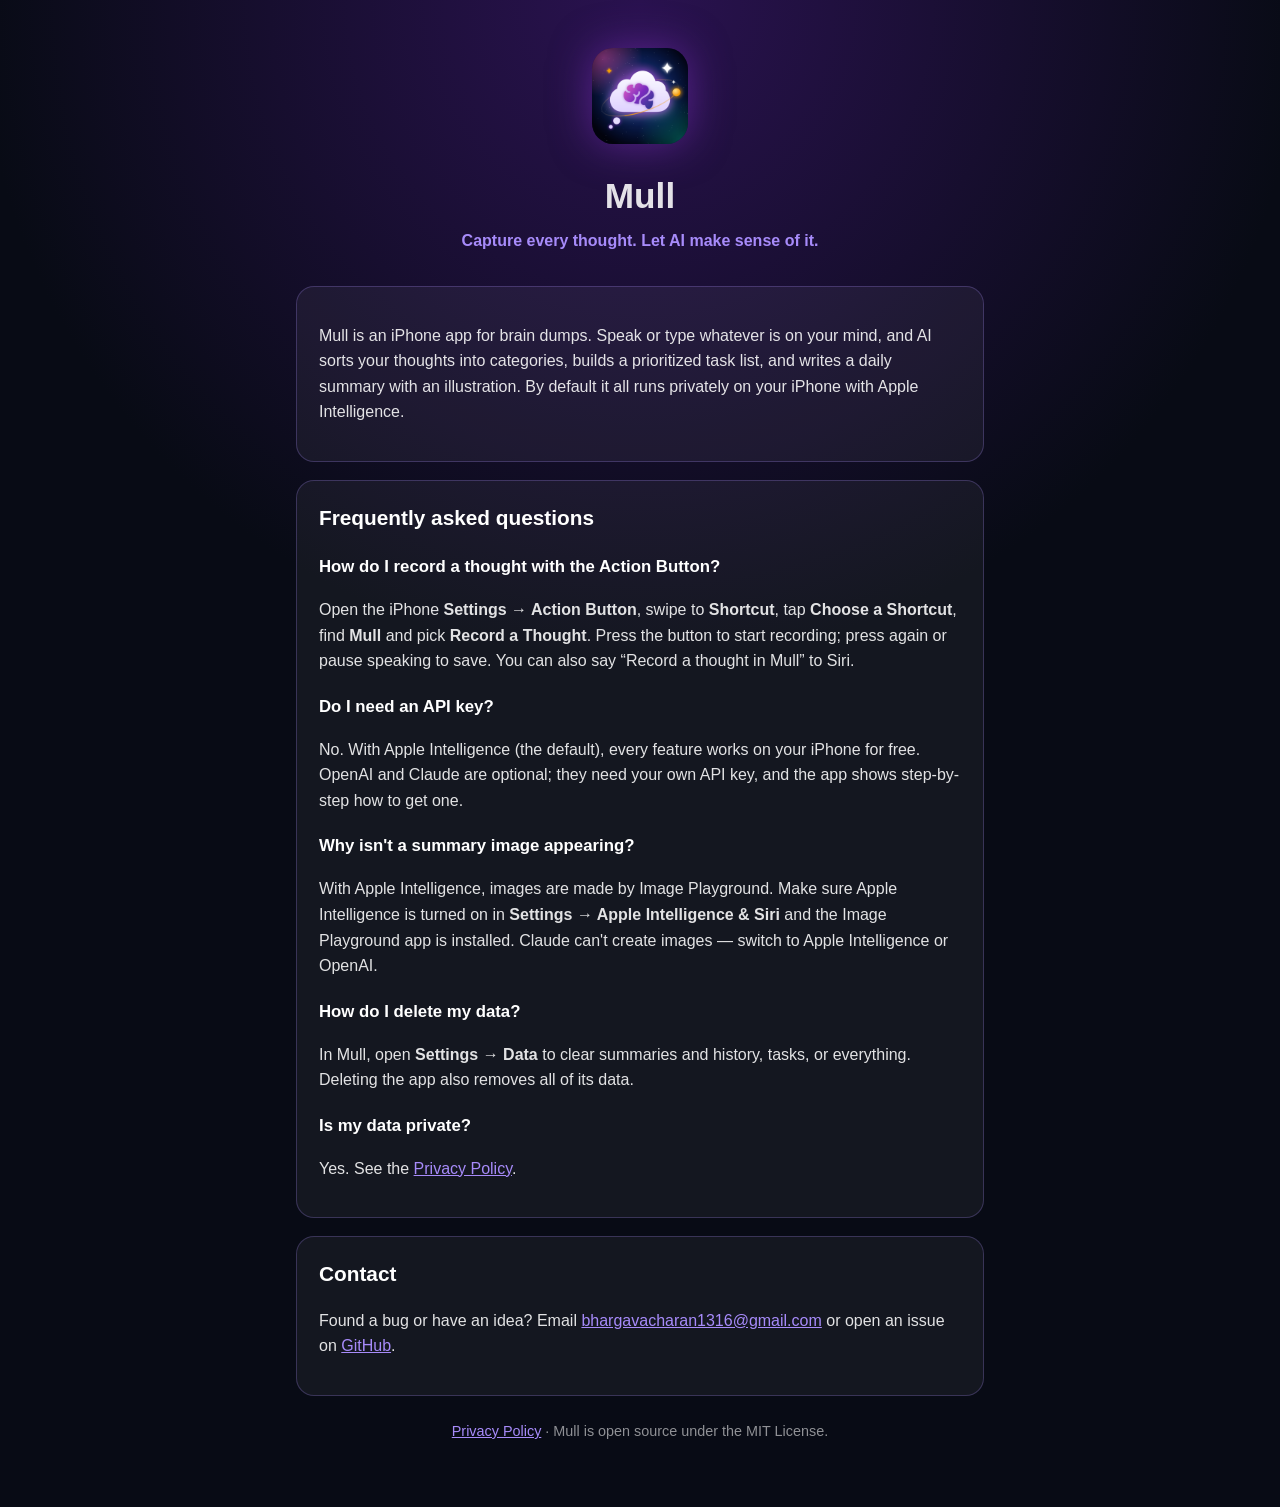
<file: docs/index.html>
<!doctype html>
<html lang="en">
<head>
<meta charset="utf-8">
<meta name="viewport" content="width=device-width, initial-scale=1">
<title>Mull Support</title>
<link rel="stylesheet" href="style.css">
</head>
<body>
<main>
  <header>
    <img src="icon.png" alt="Mull icon" width="96" height="96">
    <h1>Mull</h1>
    <p class="tagline">Capture every thought. Let AI make sense of it.</p>
  </header>

  <section>
    <p>Mull is an iPhone app for brain dumps. Speak or type whatever is on your mind, and AI sorts your thoughts into categories, builds a prioritized task list, and writes a daily summary with an illustration. By default it all runs privately on your iPhone with Apple Intelligence.</p>
  </section>

  <section>
    <h2>Frequently asked questions</h2>

    <h3>How do I record a thought with the Action Button?</h3>
    <p>Open the iPhone <strong>Settings → Action Button</strong>, swipe to <strong>Shortcut</strong>, tap <strong>Choose a Shortcut</strong>, find <strong>Mull</strong> and pick <strong>Record a Thought</strong>. Press the button to start recording; press again or pause speaking to save. You can also say “Record a thought in Mull” to Siri.</p>

    <h3>Do I need an API key?</h3>
    <p>No. With Apple Intelligence (the default), every feature works on your iPhone for free. OpenAI and Claude are optional; they need your own API key, and the app shows step-by-step how to get one.</p>

    <h3>Why isn't a summary image appearing?</h3>
    <p>With Apple Intelligence, images are made by Image Playground. Make sure Apple Intelligence is turned on in <strong>Settings → Apple Intelligence &amp; Siri</strong> and the Image Playground app is installed. Claude can't create images — switch to Apple Intelligence or OpenAI.</p>

    <h3>How do I delete my data?</h3>
    <p>In Mull, open <strong>Settings → Data</strong> to clear summaries and history, tasks, or everything. Deleting the app also removes all of its data.</p>

    <h3>Is my data private?</h3>
    <p>Yes. See the <a href="privacy.html">Privacy Policy</a>.</p>
  </section>

  <section>
    <h2>Contact</h2>
    <p>Found a bug or have an idea? Email <a href="mailto:bhargavacharan1316@gmail.com">bhargavacharan1316@gmail.com</a> or open an issue on <a href="https://github.com/Bhargavacharanreddy/thoughts-summarization-ios/issues">GitHub</a>.</p>
  </section>

  <footer class="muted">
    <a href="privacy.html">Privacy Policy</a> · Mull is open source under the MIT License.
  </footer>
</main>
</body>
</html>
</file>
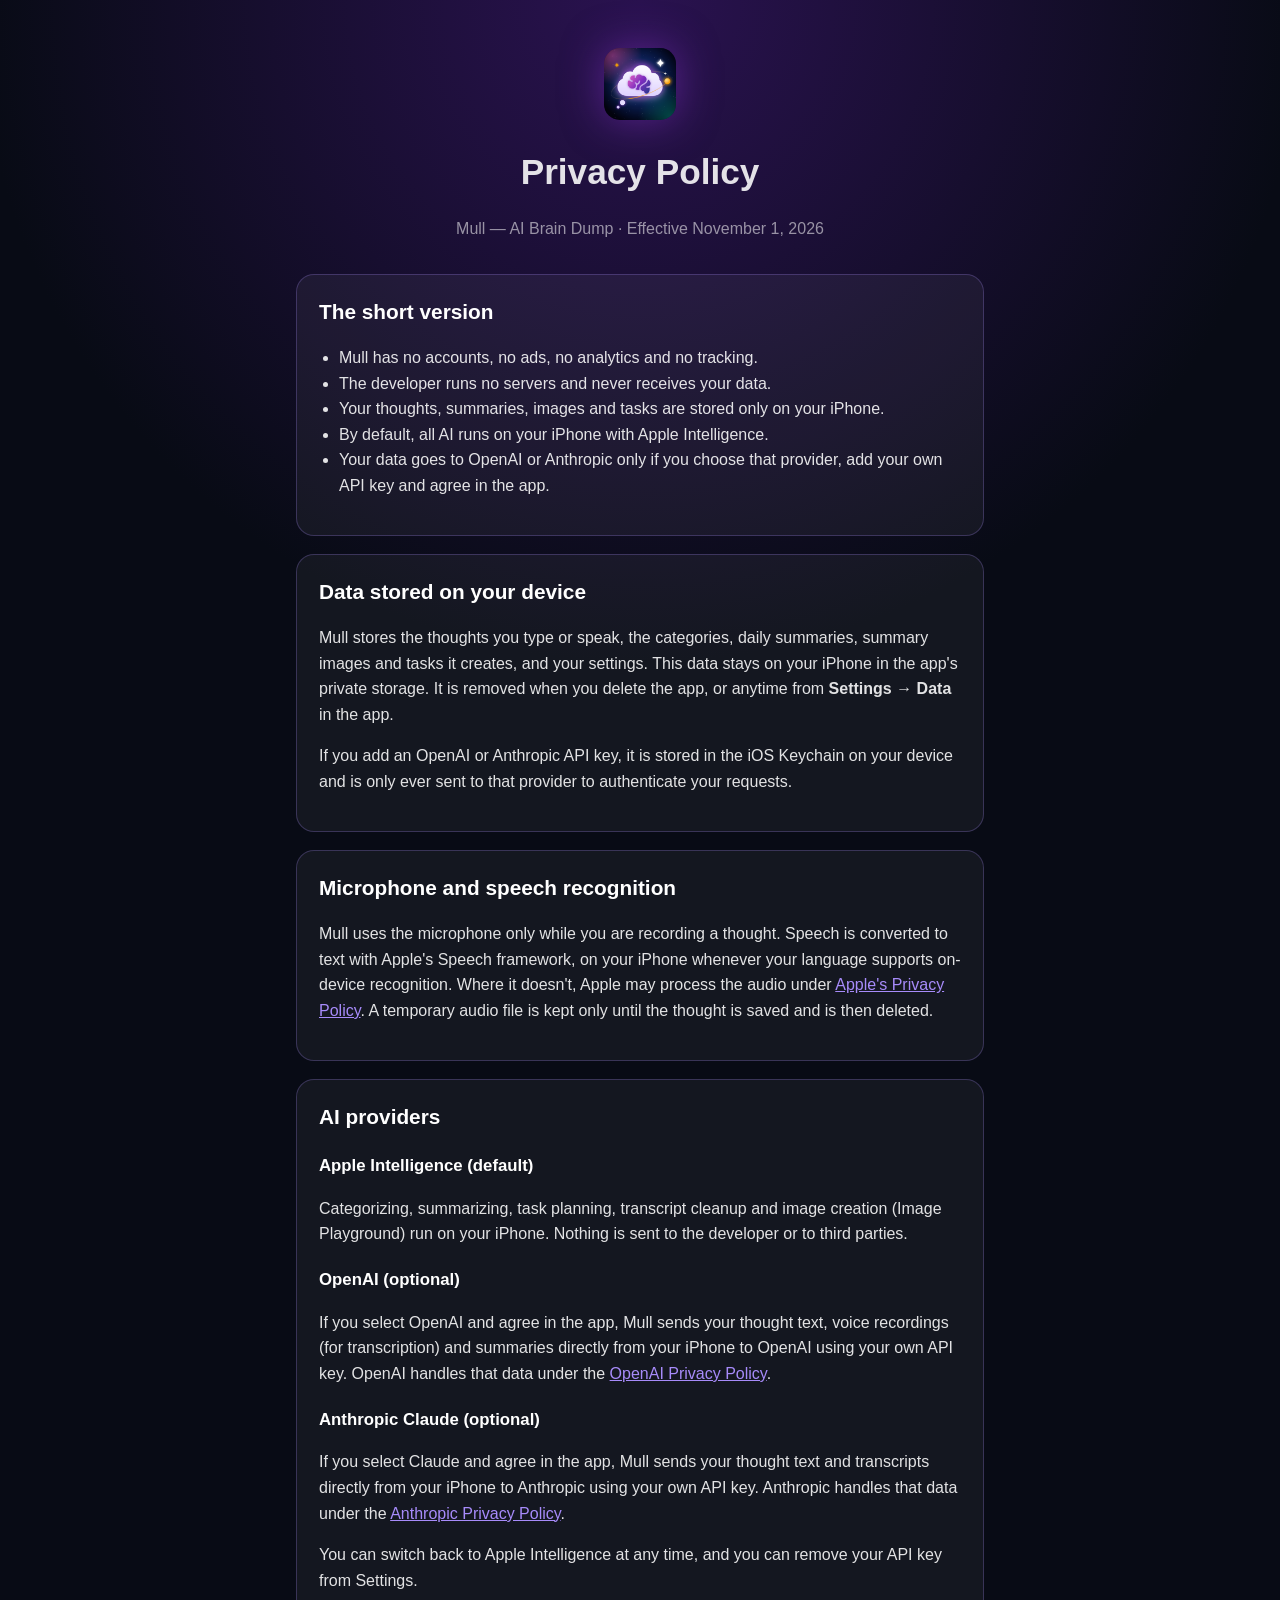
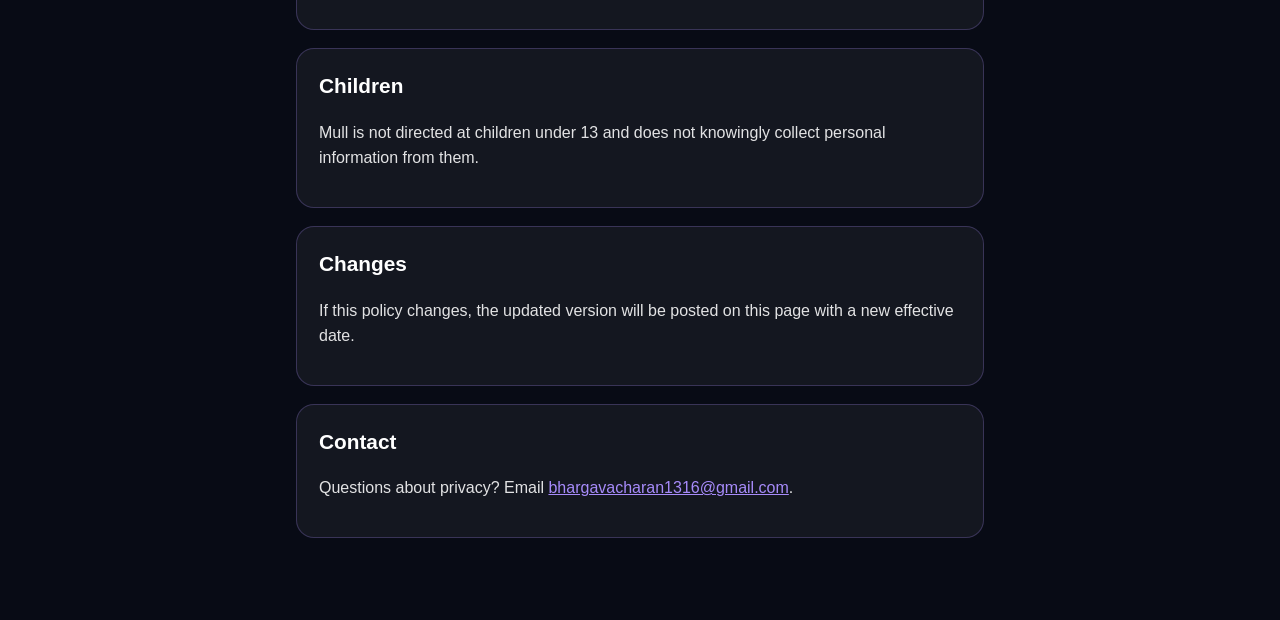
<file: docs/privacy.html>
<!doctype html>
<html lang="en">
<head>
<meta charset="utf-8">
<meta name="viewport" content="width=device-width, initial-scale=1">
<title>Mull Privacy Policy</title>
<link rel="stylesheet" href="style.css">
</head>
<body>
<main>
  <header>
    <a href="index.html"><img src="icon.png" alt="Mull icon" width="72" height="72"></a>
    <h1>Privacy Policy</h1>
    <p class="muted">Mull — AI Brain Dump · Effective November 1, 2026</p>
  </header>

  <section>
    <h2>The short version</h2>
    <ul>
      <li>Mull has no accounts, no ads, no analytics and no tracking.</li>
      <li>The developer runs no servers and never receives your data.</li>
      <li>Your thoughts, summaries, images and tasks are stored only on your iPhone.</li>
      <li>By default, all AI runs on your iPhone with Apple Intelligence.</li>
      <li>Your data goes to OpenAI or Anthropic only if you choose that provider, add your own API key and agree in the app.</li>
    </ul>
  </section>

  <section>
    <h2>Data stored on your device</h2>
    <p>Mull stores the thoughts you type or speak, the categories, daily summaries, summary images and tasks it creates, and your settings. This data stays on your iPhone in the app's private storage. It is removed when you delete the app, or anytime from <strong>Settings → Data</strong> in the app.</p>
    <p>If you add an OpenAI or Anthropic API key, it is stored in the iOS Keychain on your device and is only ever sent to that provider to authenticate your requests.</p>
  </section>

  <section>
    <h2>Microphone and speech recognition</h2>
    <p>Mull uses the microphone only while you are recording a thought. Speech is converted to text with Apple's Speech framework, on your iPhone whenever your language supports on-device recognition. Where it doesn't, Apple may process the audio under <a href="https://www.apple.com/legal/privacy/">Apple's Privacy Policy</a>. A temporary audio file is kept only until the thought is saved and is then deleted.</p>
  </section>

  <section>
    <h2>AI providers</h2>
    <h3>Apple Intelligence (default)</h3>
    <p>Categorizing, summarizing, task planning, transcript cleanup and image creation (Image Playground) run on your iPhone. Nothing is sent to the developer or to third parties.</p>
    <h3>OpenAI (optional)</h3>
    <p>If you select OpenAI and agree in the app, Mull sends your thought text, voice recordings (for transcription) and summaries directly from your iPhone to OpenAI using your own API key. OpenAI handles that data under the <a href="https://openai.com/policies/privacy-policy/">OpenAI Privacy Policy</a>.</p>
    <h3>Anthropic Claude (optional)</h3>
    <p>If you select Claude and agree in the app, Mull sends your thought text and transcripts directly from your iPhone to Anthropic using your own API key. Anthropic handles that data under the <a href="https://www.anthropic.com/legal/privacy">Anthropic Privacy Policy</a>.</p>
    <p>You can switch back to Apple Intelligence at any time, and you can remove your API key from Settings.</p>
  </section>

  <section>
    <h2>Children</h2>
    <p>Mull is not directed at children under 13 and does not knowingly collect personal information from them.</p>
  </section>

  <section>
    <h2>Changes</h2>
    <p>If this policy changes, the updated version will be posted on this page with a new effective date.</p>
  </section>

  <section>
    <h2>Contact</h2>
    <p>Questions about privacy? Email <a href="mailto:bhargavacharan1316@gmail.com">bhargavacharan1316@gmail.com</a>.</p>
  </section>
</main>
</body>
</html>
</file>
<file: docs/style.css>
:root {
  --bg: #080b15;
  --card: rgba(255, 255, 255, 0.05);
  --border: rgba(167, 139, 250, 0.25);
  --text: rgba(255, 255, 255, 0.88);
  --muted: rgba(255, 255, 255, 0.55);
  --accent: #a78bfa;
}

* { box-sizing: border-box; }

body {
  margin: 0;
  background: radial-gradient(circle at 50% 0%, #2a1250 0%, var(--bg) 60%) fixed, var(--bg);
  color: var(--text);
  font: 16px/1.6 -apple-system, BlinkMacSystemFont, "SF Pro Text", "Segoe UI", Roboto, sans-serif;
}

main {
  max-width: 720px;
  margin: 0 auto;
  padding: 48px 16px 64px;
}

header { text-align: center; margin-bottom: 32px; }
header img { border-radius: 22%; box-shadow: 0 0 40px rgba(123, 47, 190, 0.6); }

h1 { font-size: 2.2rem; margin: 16px 0 4px; }
h2 { font-size: 1.3rem; margin-top: 0; color: #fff; }
h3 { font-size: 1.05rem; margin: 20px 0 4px; color: #fff; }

.tagline { color: var(--accent); font-weight: 600; margin: 0; }
.muted { color: var(--muted); }

section {
  background: var(--card);
  border: 1px solid var(--border);
  border-radius: 18px;
  padding: 20px 22px;
  margin-bottom: 18px;
}

a { color: var(--accent); }
ul { padding-left: 20px; }
footer { text-align: center; font-size: 0.9rem; margin-top: 24px; }
</file>
